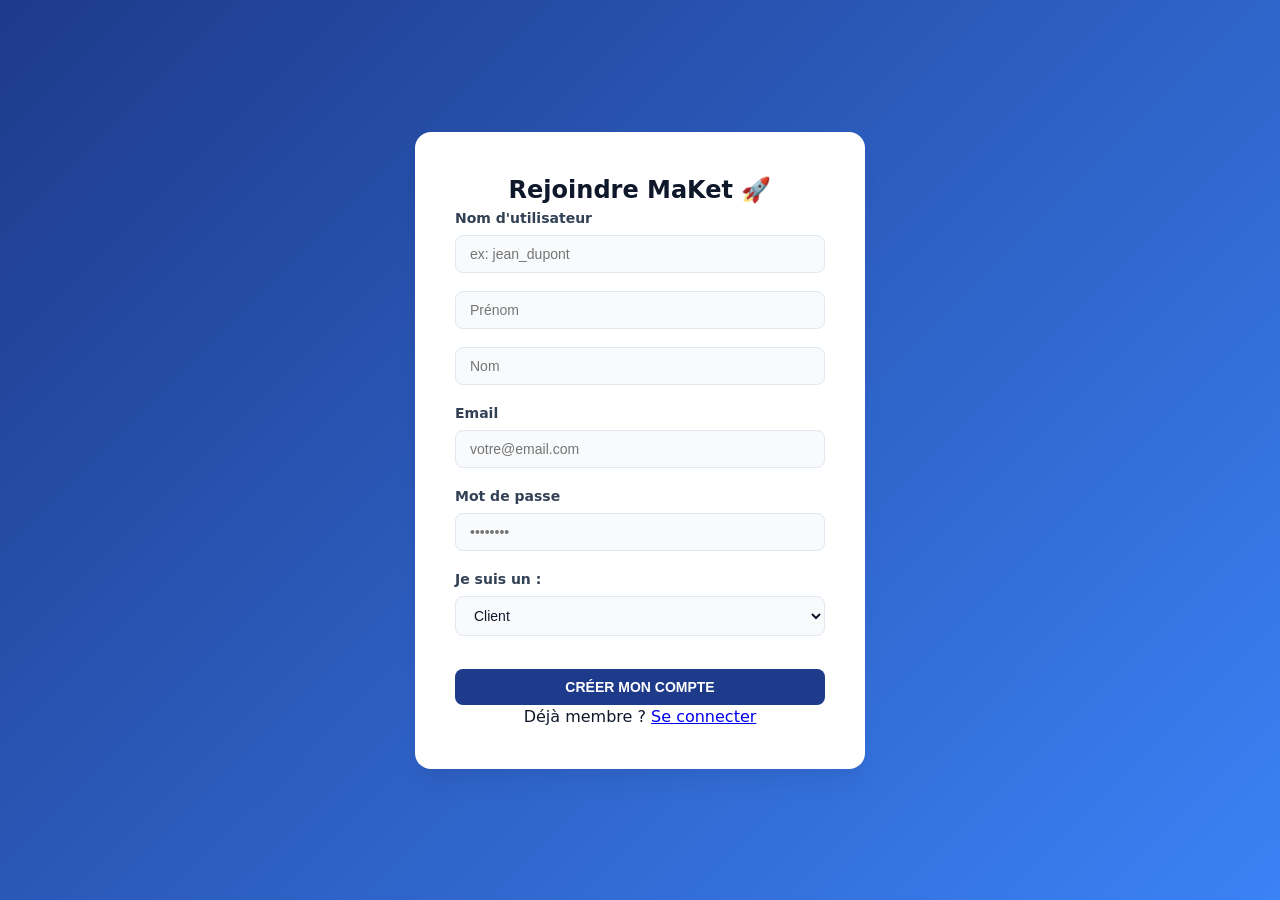
<file: src/main/resources/static/subscribe.html>
<!DOCTYPE html>
<html lang="fr">
<head>
    <meta charset="UTF-8">
    <meta name="viewport" content="width=device-width, initial-scale=1.0">
    <title>MaKet - Inscription 🚀</title>
    <link rel="stylesheet" href="css/style.css">
    <link rel="icon" href="Maket.png" type="image/png">
    <script src="js/subscribe.js" defer></script>
</head>
<body>

    <div class="welcome-bg subscribe-bg">
        <div class="login-card subscribe-card">
            <h2>Rejoindre MaKet 🚀</h2>
            <form id="subscribe-form">
                <div class="form-group">
                    <label for="username">Nom d'utilisateur</label>
                    <input type="text" id="username" required class="form-control" placeholder="ex: jean_dupont">
                </div>
                <div class="form-group">
                <input type="text" id="firstName" placeholder="Prénom" required class="form-control">
                </div>
                <div class="form-group">
                <input type="text" id="lastName" placeholder="Nom" required class="form-control">
                </div>

                <div class="form-group">
                    <label for="email">Email</label>
                    <input type="email" id="email" required class="form-control" placeholder="votre@email.com">
                </div>

                <div class="form-group">
                    <label for="password">Mot de passe</label>
                    <input type="password" id="password" required class="form-control" placeholder="••••••••">
                </div>

                <div class="form-group">
                    <label for="role">Je suis un :</label>
                    <select id="role" class="form-control" onchange="globalThis.toggleFields()">
                        <option value="client">Client</option>
                        <option value="vendeur">Vendeur (Boutique)</option>
                        <option value="livreur">Livreur (Coursier)</option>
                    </select>
                </div>

                <div id="vendeur-fields" class="extra-fields">
                    <div class="form-group">
                        <label for="storeName">Nom de la Boutique</label>
                        <input type="text" id="storeName" class="form-control" placeholder="Ma Super Boutique">
                    </div>
                    <div class="form-group">
                        <label for="address">Adresse de la Boutique</label>
                        <input type="text" id="address" class="form-control" placeholder="123 Rue du Marché">
                    </div>
                </div>

                <div id="livreur-fields" class="extra-fields extra-fields-livreur">
                    <div class="form-group">
                        <label for="vehicle">Type de Véhicule</label>
                        <input type="text" id="vehicle" placeholder="Moto, Vélo, Voiture..." class="form-control">
                    </div>
                </div>

                <button type="submit" class="btn-primary btn-submit">CRÉER MON COMPTE</button>
                
                <p class="footer-link">
                    Déjà membre ? <a href="index.html">Se connecter</a>
                </p>
            </form>
        </div>
    </div>

    <script>
        document.getElementById('subscribe-form').onsubmit = async (e) => {
            await globalThis.handleSubscription(e);
        };
    </script>
</body>
</html>
</file>
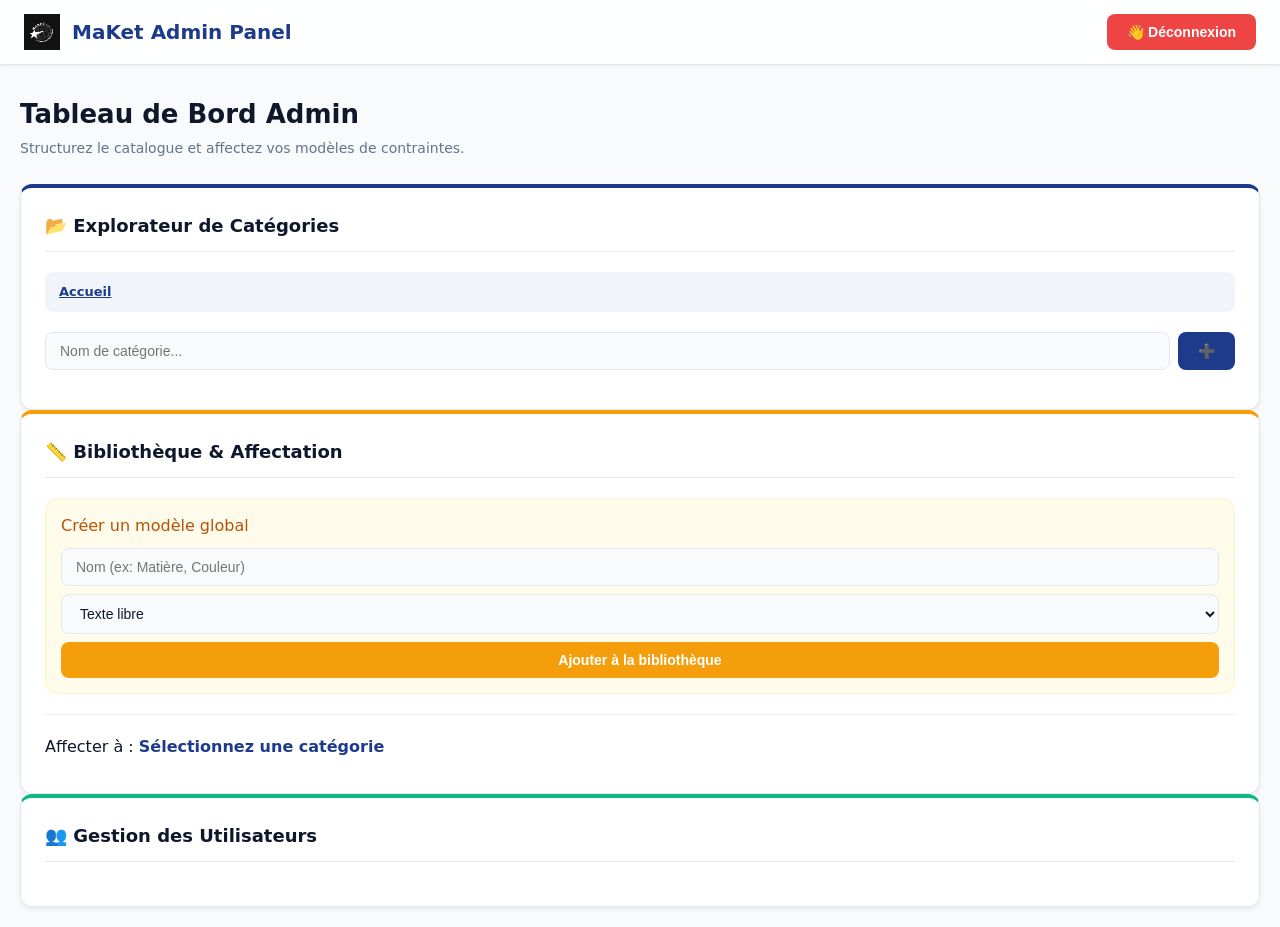
<file: src/main/resources/static/views/admin-dashboard.html>
<!DOCTYPE html>
<html lang="fr">
<head>
    <meta charset="UTF-8">
    <meta name="viewport" content="width=device-width, initial-scale=1.0">
    <title>MaKet - Administration 🛠️</title>
    <link rel="stylesheet" href="../css/style.css">
    <script src="../js/api-service.js" defer></script>
    <script src="../js/auth.js" defer></script>
    <script src="../js/admin.js" defer></script>
</head>
<body>
    <header>
        <div class="header-brand">
            <img src="../Maket.png" alt="MaKet Logo" class="logo-admin">
            <h2>MaKet Admin Panel</h2>
        </div>
        <button type="button" onclick="globalThis.logout()" class="btn-danger">👋 Déconnexion</button>
    </header>

    <main class="container" style="max-width: 100%; padding: 20px;">
        <div class="welcome-container">
            <h1 class="welcome-title">Tableau de Bord Admin</h1>
            <p class="welcome-subtitle">Structurez le catalogue et affectez vos modèles de contraintes.</p>
        </div>

        <div class="admin-three-cols">
            <section class="card admin-card">
                <h3 class="card-title">📂 Explorateur de Catégories</h3>
                <div id="category-breadcrumb" class="breadcrumb-container"></div>
                
                <form onsubmit="event.preventDefault(); globalThis.createCategory();" style="display: flex; gap: 8px; margin-bottom: 15px;">
                    <input type="text" id="new-category-name" placeholder="Nom de catégorie..." class="form-control" required>
                    <button type="submit" class="btn-primary">➕</button>
                </form>

                <ul id="category-list" class="scrollable-list"></ul>
            </section>

            <section class="card admin-card" style="border-top-color: #f59e0b;">
                <h3 class="card-title">📏 Bibliothèque & Affectation</h3>
                
                <div class="library-creator" style="background: #fffbeb; padding: 15px; border-radius: 12px; border: 1px solid #fef3c7;">
                    <p class="section-subtitle" style="margin-bottom: 10px; color: #b45309;">Créer un modèle global</p>
                    <div style="display: grid; gap: 8px;">
                        <input type="text" id="lib-const-name" placeholder="Nom (ex: Matière, Couleur)" class="form-control">
                        <select id="lib-const-type" class="form-control">
                            <option value="TEXT">Texte libre</option>
                            <option value="NUMBER">Numérique</option>
                            <option value="SELECT">Liste de choix</option>
                        </select>
                        <button onclick="globalThis.createGlobalConstraint()" class="btn-primary" style="background:#f59e0b; border:none;">Ajouter à la bibliothèque</button>
                    </div>
                </div>

                <hr style="margin: 20px 0; border: 0; border-top: 1px solid #eee;">

                <div id="assignment-zone">
                    <p class="section-subtitle">Affecter à : <strong id="active-cat-display" style="color:var(--primary)">Sélectionnez une catégorie</strong></p>
                    <div id="global-constraints-library" class="scrollable-list" style="margin-top:10px;">
                        </div>
                </div>
            </section>

            <section class="card admin-card" style="border-top-color: var(--secondary);">
                <h3 class="card-title">👥 Gestion des Utilisateurs</h3>
                <div id="user-list" class="scrollable-list"></div>
            </section>
        </div>
    </main>
</body>
</html>
</file>
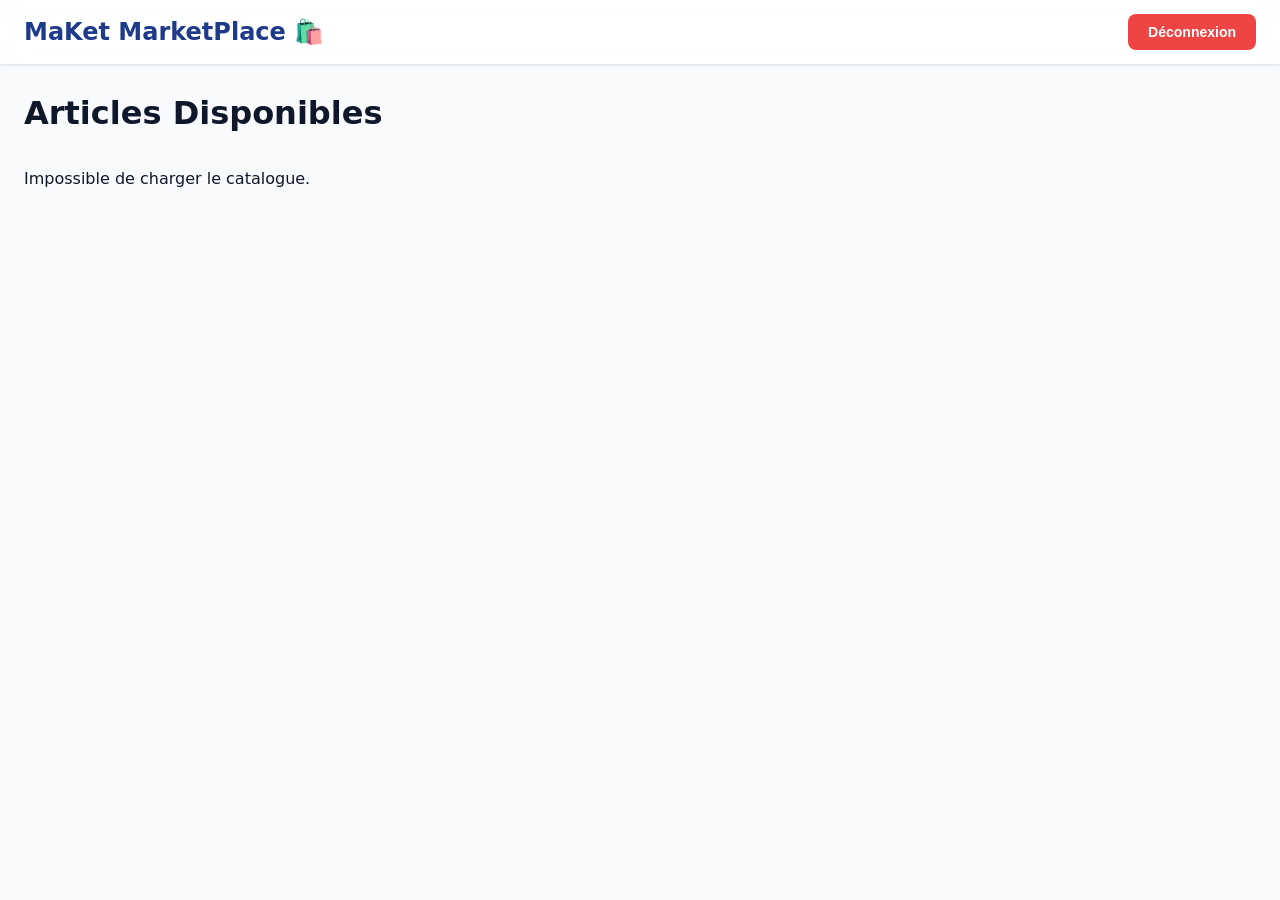
<file: src/main/resources/static/views/article-detail.html>
<!DOCTYPE html>
<html lang="fr">
<head>
    <meta charset="UTF-8">
    <title>MaKet - Détail Produit</title>
    <link rel="stylesheet" href="../css/style.css">
    
    <script src="../js/api-service.js"></script>
    <script src="../js/auth.js"></script>
</head>
<body>

    <header>
        <h2>Fiche Article 📋</h2>
        <button onclick="globalThis.location.href='blog-catalogue.html'" class="btn-primary" style="background: #6c757d;">
            Retour Catalogue
        </button>
    </header>

    <div class="container" style="max-width: 600px; margin-top: 40px;">
        <div class="card" id="detail-card" style="text-align: center; padding: 40px;">
            <p>Chargement des détails de l'article...</p>
        </div>
    </div>

    <script>
        globalThis.onload = async () => {
            const urlParams = new URLSearchParams(globalThis.location.search);
            const productId = urlParams.get('id');

            if (!productId) {
                globalThis.location.href = 'blog-catalogue.html';
                return;
            }

            try {
                const product = await globalThis.ApiService.fetch(`/products/${productId}`);
                document.getElementById('detail-card').innerHTML = `
                    <h1 style="color: var(--primary);">${product.name}</h1>
                    <h2 style="color: var(--secondary); margin: 20px 0;">${product.price} FCFA</h2>
                    <p style="color: #555;">Vendu par : <strong>${product.storeName || 'Boutique MaKet'}</strong></p>
                    <button onclick="globalThis.orderProduct(${product.id})" class="btn-primary" style="width: 100%; margin-top: 30px; padding: 15px;">
                        🛍️ ACHETER CET ARTICLE
                    </button>
                `;
            } catch (err) {
                // CORRECTION S2486 : On loggue l'erreur pour ne pas l'étouffer
                console.error("Erreur de récupération du produit :", err);
                document.getElementById('detail-card').innerHTML = `<p style="color:red;">Impossible de trouver cet article.</p>`;
            }
        };

        globalThis.orderProduct = (id) => {
            globalThis.location.href = `commande-recap.html?id=${id}`;
        };
    </script>
</body>
</html>
</file>
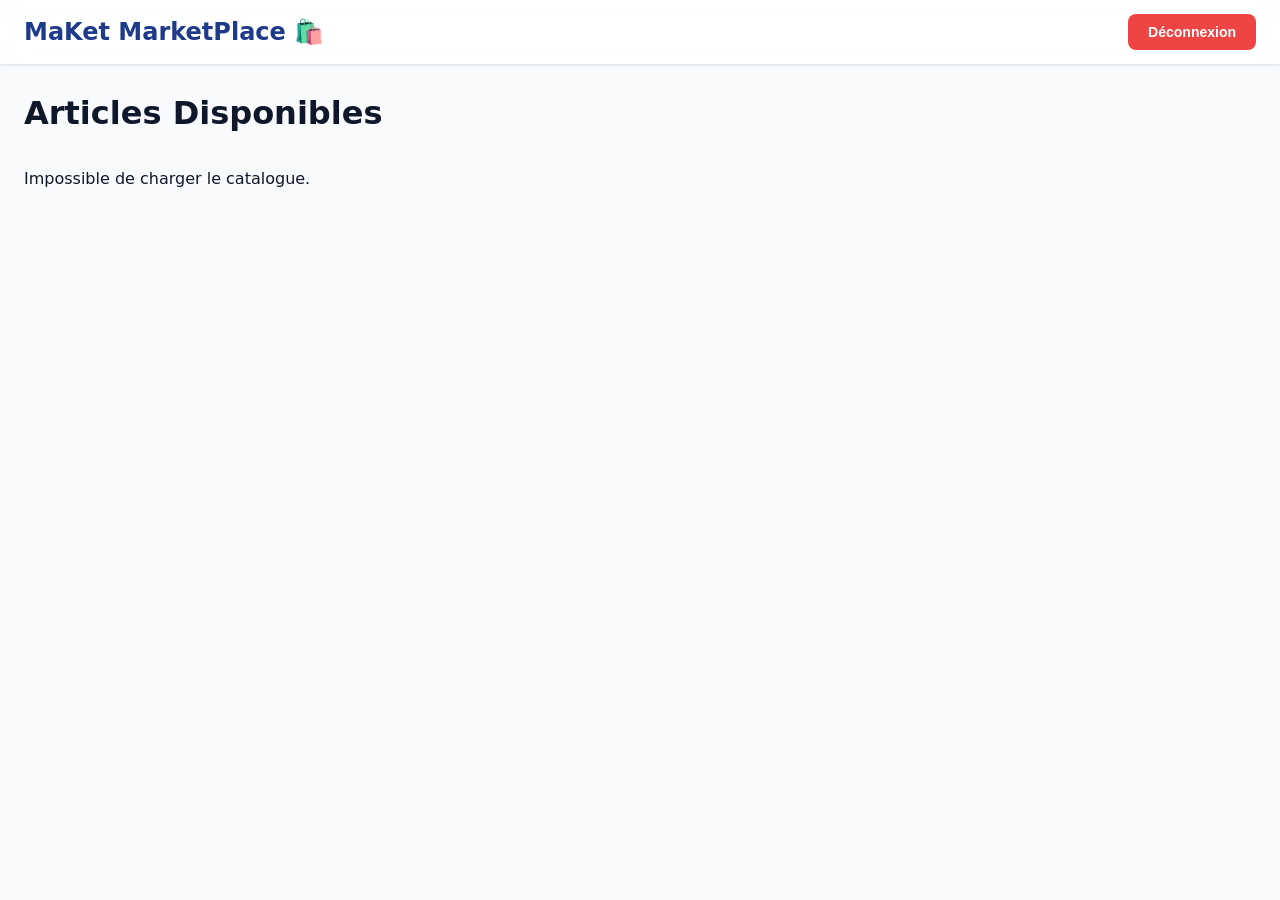
<file: src/main/resources/static/views/blog-catalogue.html>
<!DOCTYPE html>
<html lang="fr">
<head>
    <meta charset="UTF-8">
    <meta name="viewport" content="width=device-width, initial-scale=1.0">
    <title>MaKet - Catalogue 🚀</title>
    <link rel="stylesheet" href="../css/style.css">
    
    <script src="../js/api-service.js"></script>
    <script src="../js/auth.js"></script>
    <script src="../js/catalogue.js"></script>
    <style>
        .product-card { background: white; padding: 20px; border-radius: 10px; box-shadow: 0 2px 5px rgba(0,0,0,0.1); display: flex; flex-direction: column; justify-content: space-between; }
        .price { font-size: 18px; font-weight: bold; color: var(--primary); margin: 5px 0; }
        .seller { font-size: 12px; color: #777; }
        .btn-detail { width: 100%; padding: 10px; background: var(--primary); color: white; border: none; border-radius: 6px; cursor: pointer; font-weight: bold; margin-top: 10px; }
    </style>
</head>
<body>

    <header>
        <h2 style="margin: 0; color: var(--primary);">MaKet MarketPlace 🛍️</h2>
        <button onclick="globalThis.logout()" class="btn-danger">Déconnexion</button>
    </header>

    <div class="container">
        <h1 style="margin-bottom: 25px;">Articles Disponibles</h1>
        
        <div id="catalogue-grid" class="products-grid">
            <p style="color: #666;">Chargement des articles...</p>
        </div>
    </div>

    <script>
        globalThis.onload = async () => {
            await globalThis.loadCatalogue();
        };
    </script>
</body>
</html>
</file>
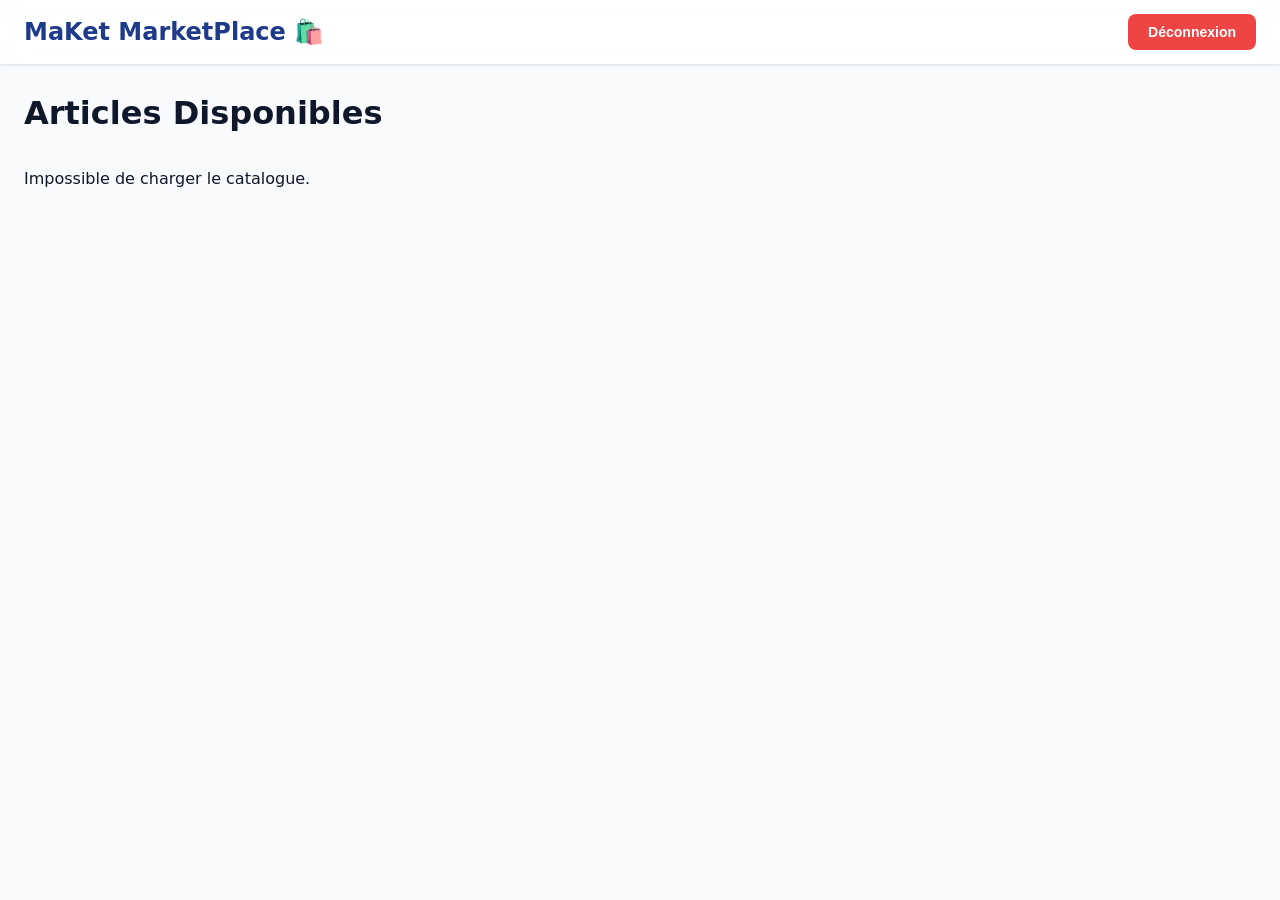
<file: src/main/resources/static/views/commande-recap.html>
<!DOCTYPE html>
<html lang="fr">
<head>
    <meta charset="UTF-8">
    <title>MaKet - Confirmation Commande</title>
    <link rel="stylesheet" href="../css/style.css">
    
    <script src="../js/api-service.js"></script>
    <script src="../js/auth.js"></script>
</head>
<body>

    <header>
        <h2>Finalisation de l'achat 💳</h2>
    </header>

    <div class="container" style="max-width: 500px; margin-top: 50px;">
        <div class="card" style="padding: 30px;">
            <h3 style="margin-top:0; text-align: center;">Récapitulatif de votre commande</h3>
            <div id="order-summary" style="margin: 20px 0; padding: 15px; background: var(--bg); border-radius: 6px;">
                Chargement de la commande...
            </div>
            
            <button id="btn-confirm" class="btn-primary" style="width: 100%; background: #27ae60; padding: 12px;">
                CONFIRMER ET PAYER
            </button>
        </div>
    </div>

    <script>
        let currentProductId = null;

        globalThis.onload = async () => {
            const urlParams = new URLSearchParams(globalThis.location.search);
            currentProductId = urlParams.get('id');

            if (!currentProductId) {
                globalThis.location.href = 'blog-catalogue.html';
                return;
            }

            try {
                const product = await globalThis.ApiService.fetch(`/products/${currentProductId}`);
                document.getElementById('order-summary').innerHTML = `
                    <p><strong>Article :</strong> ${product.name}</p>
                    <p><strong>Prix unitaire :</strong> ${product.price} FCFA</p>
                    <hr style="border: 0; border-top: 1px solid #ddd;">
                    <p style="font-size: 18px;"><strong>Total à payer :</strong> <span style="color:var(--primary); font-weight:bold;">${product.price} FCFA</span></p>
                `;
            } catch (err) {
                // CORRECTION S2486
                console.error("Erreur d'affichage du récapitulatif :", err);
                document.getElementById('order-summary').innerHTML = `<p style="color:red;">Erreur lors du calcul.</p>`;
            }
        };

        document.getElementById('btn-confirm').onclick = async () => {
            try {
                await globalThis.ApiService.post('/api/orders/confirm', { productId: currentProductId });
                alert("Commande validée avec succès ! Un livreur va prendre en charge votre colis.");
                globalThis.location.href = 'blog-catalogue.html';
            } catch (err) {
                // CORRECTION S2486
                console.error("Erreur lors de la confirmation de la commande :", err);
                alert("Erreur lors de la validation de la commande.");
            }
        };
    </script>
</body>
</html>
</file>
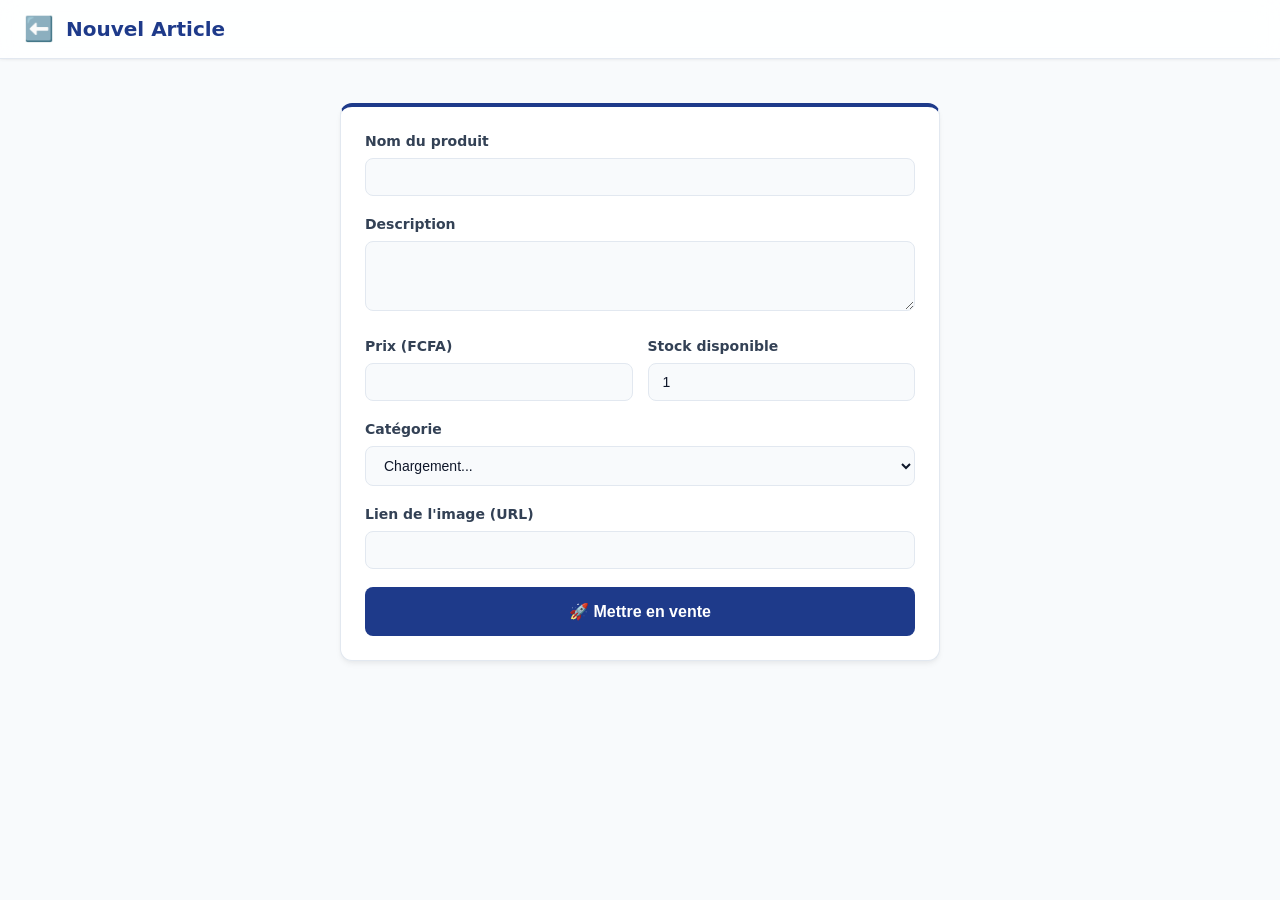
<file: src/main/resources/static/views/create-post.html>
<!DOCTYPE html>
<html lang="fr">
<head>
    <meta charset="UTF-8">
    <meta name="viewport" content="width=device-width, initial-scale=1.0">
    <title>MaKet - Ajouter un Produit ➕</title>
    <link rel="stylesheet" href="../css/style.css">
    <script src="../js/api-service.js" defer></script>
    <script src="../js/auth.js" defer></script>
    <script src="../js/shop.js" defer></script>
</head>
<body>
    <header>
    <div class="header-brand">
        <button type="button" 
                onclick="globalThis.location.href='gestion-boutique.html'" 
                style="background:none; border:none; font-size:24px; cursor:pointer;" 
                aria-label="Retour à la boutique">
            ⬅️
        </button>
        <h2>Nouvel Article</h2>
    </div>
</header>

<main class="container">
    <section class="card" style="max-width: 600px; margin: 20px auto;">
        <form id="product-form" onsubmit="globalThis.handleCreateProduct(event)">
            
            <div class="form-group">
                <label for="p-name">Nom du produit</label>
                <input type="text" id="p-name" class="form-control" required>
            </div>

            <div class="form-group">
                <label for="p-desc">Description</label>
                <textarea id="p-desc" class="form-control" rows="3"></textarea>
            </div>

            <div style="display: grid; grid-template-columns: 1fr 1fr; gap: 15px;">
                <div class="form-group">
                    <label for="p-price">Prix (FCFA)</label>
                    <input type="number" id="p-price" class="form-control" required>
                </div>
                <div class="form-group">
                    <label for="p-stock">Stock disponible</label>
                    <input type="number" id="p-stock" class="form-control" value="1" required>
                </div>
            </div>

            <div class="form-group">
                <label for="p-category">Catégorie</label>
                <select id="p-category" class="form-control" onchange="globalThis.onCategoryChange(this.value)" required>
                    <option value="">Chargement...</option>
                </select>
            </div>

            <div class="form-group">
                <label for="p-image">Lien de l'image (URL)</label>
                <input type="url" id="p-image" class="form-control">
            </div>

            <button type="submit" class="btn-primary" style="width: 100%; padding: 15px; font-size: 16px;">🚀 Mettre en vente</button>
        </form>
    </section>
</main>

    <script>
        globalThis.onload = async () => {
            if (typeof globalThis.loadCategoriesForForm === 'function') {
                await globalThis.loadCategoriesForForm();
            }
        };
    </script>
</body>
</html>
</file>
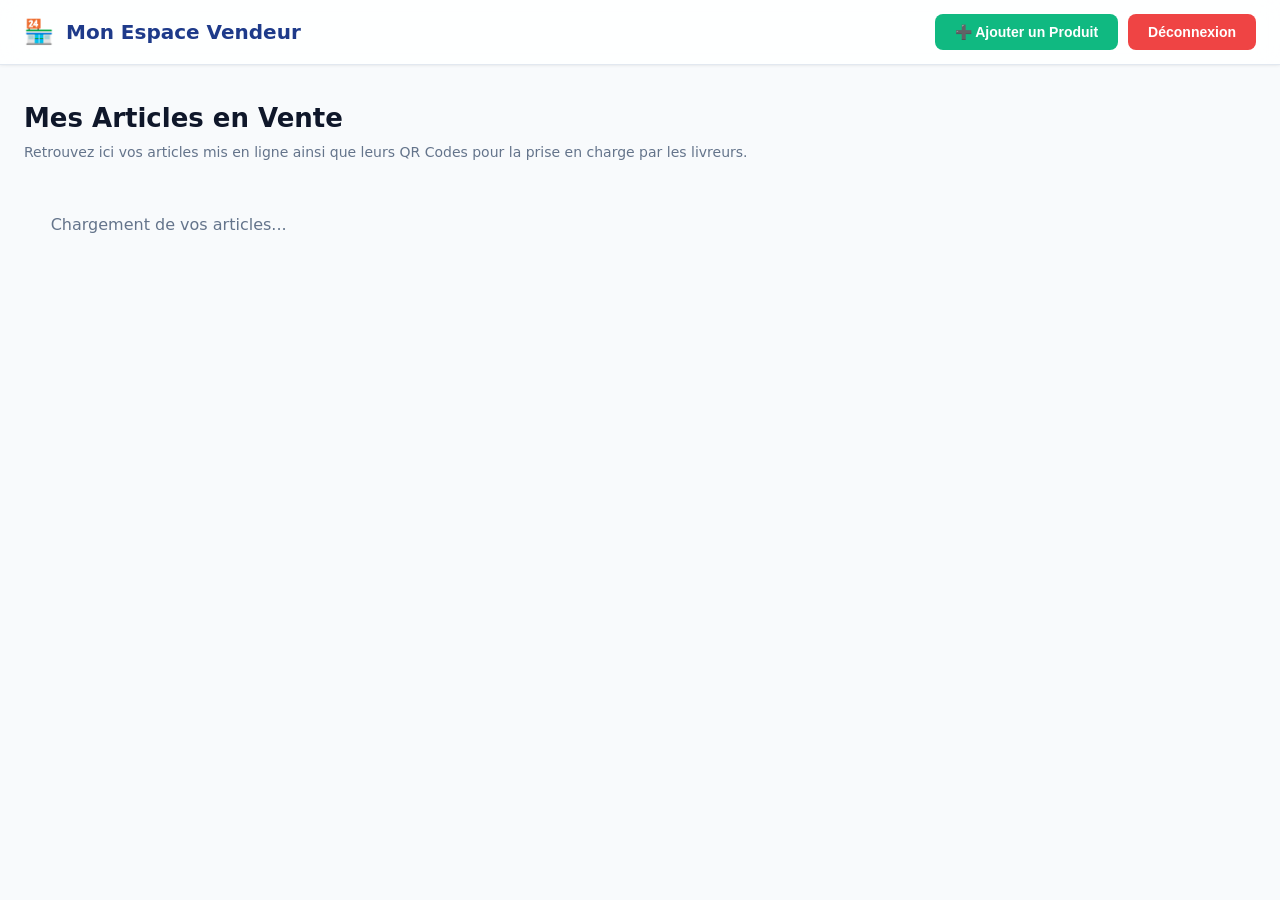
<file: src/main/resources/static/views/gestion-boutique.html>
<!DOCTYPE html>
<html lang="fr">
<head>
    <meta charset="UTF-8">
    <meta name="viewport" content="width=device-width, initial-scale=1.0">
    <title>MaKet - Ma Boutique 🏪</title>
    <link rel="stylesheet" href="../css/style.css">
    <script src="../js/api-service.js" defer></script>
    <script src="../js/auth.js" defer></script>
    <script src="../js/shop.js" defer></script>
</head>
<body>

    <script>
        // Sécurité en attente du cycle de chargement
        if (typeof globalThis.protectPage === 'function') {
            globalThis.protectPage('vendeur');
        }
    </script>

    <header>
        <div class="header-brand">
            <span style="font-size: 24px;">🏪</span>
            <h2>Mon Espace Vendeur</h2>
        </div>
        <div class="header-actions">
            <button onclick="globalThis.location.href='create-post.html'" class="btn-primary btn-secondary">
                ➕ Ajouter un Produit
            </button>
            <button onclick="globalThis.logout()" class="btn-danger">Déconnexion</button>
        </div>
    </header>

    <main class="container">
        <div class="welcome-container">
            <h1 class="welcome-title">Mes Articles en Vente</h1>
            <p class="welcome-subtitle">Retrouvez ici vos articles mis en ligne ainsi que leurs QR Codes pour la prise en charge par les livreurs.</p>
        </div>

        <div id="product-list" class="products-grid">
            <p class="loading-text">Chargement de vos articles...</p>
        </div>
    </main>

    <script>
        globalThis.onload = async () => {
            await globalThis.loadMyProducts();
        };
    </script>
</body>
</html>
</file>
<file: src/main/resources/static/css/style.css>
/* ==========================================================================
   1. VARIABLES GLOBALES & COMPOSANTS DE BASE
   ========================================================================== */
:root {
    --primary: #1e3a8a;
    --primary-light: #3b82f6;
    --secondary: #10b981;
    --danger: #ef4444;
    --muted: #6b7280;
    --bg: #f8fafc;
    --card-bg: #ffffff;
    --text-main: #0f172a;
    --text-muted: #64748b;
    --border-color: #e2e8f0;
    --radius-main: 12px;
    --radius-sm: 8px;
    --shadow-sm: 0 1px 3px rgba(0, 0, 0, 0.05), 0 1px 2px rgba(0, 0, 0, 0.02);
    --shadow-md: 0 4px 6px -1px rgba(0, 0, 0, 0.05), 0 2px 4px -1px rgba(0, 0, 0, 0.03);
    --shadow-lg: 0 20px 25px -5px rgba(0, 0, 0, 0.05), 0 10px 10px -5px rgba(0, 0, 0, 0.02);
}

* { 
    box-sizing: border-box; 
    margin: 0; 
    padding: 0;
}

body { 
    font-family: 'Segoe UI', system-ui, -apple-system, sans-serif; 
    background-color: var(--bg); 
    color: var(--text-main);
    line-height: 1.5;
}

.container { 
    padding: 24px; 
    max-width: 1280px; 
    margin: 0 auto; 
}

/* ==========================================================================
   2. INTERFACE PREMIUM & LANDING (INDEX)
   ========================================================================== */
.landing-wrapper {
    height: 100vh;
    width: 100vw;
    display: flex;
    align-items: center;
    justify-content: center;
    background: linear-gradient(135deg, #f8fafc 0%, #e2e8f0 50%, #dbeafe 100%);
    overflow: hidden;
    position: relative;
}

.landing-wrapper::before, 
.landing-wrapper::after {
    content: "";
    position: absolute;
    border-radius: 50%;
    filter: blur(80px);
    z-index: 1;
    opacity: 0.4;
}

.landing-wrapper::before {
    width: 450px;
    height: 450px;
    background: var(--primary-light);
    top: -10%; 
    right: -5%;
}

.landing-wrapper::after {
    width: 400px;
    height: 400px;
    background: var(--secondary);
    bottom: -10%; 
    left: -5%;
}

.landing-card-glass {
    background: rgba(255, 255, 255, 0.75);
    backdrop-filter: blur(16px);
    -webkit-backdrop-filter: blur(16px);
    border: 1px solid rgba(255, 255, 255, 0.5);
    padding: 50px 40px;
    border-radius: 24px;
    box-shadow: 0 20px 40px -15px rgba(30, 58, 138, 0.1), 0 1px 3px rgba(0, 0, 0, 0.05);
    text-align: center;
    max-width: 540px;
    width: 90%;
    z-index: 10;
    display: flex;
    flex-direction: column;
    align-items: center;
}

.hero-brand-center {
    display: flex;
    flex-direction: column;
    align-items: center;
    gap: 12px;
    margin-bottom: 30px;
}

.hero-brand-center img { 
    height: 120px; 
    width: auto; 
    object-fit: contain; 
}

.hero-brand-center h2 { 
    margin: 0; 
    font-size: 32px; 
    font-weight: 800; 
    letter-spacing: -1px; 
    color: var(--primary); 
}

.landing-card-glass h1 { 
    font-size: 36px; 
    font-weight: 800; 
    line-height: 1.2; 
    color: #111827; 
    margin-bottom: 15px; 
    letter-spacing: -1px; 
}

.landing-card-glass h1 span { 
    color: var(--primary-light); 
}

.landing-card-glass p { 
    font-size: 16px; 
    color: var(--text-muted); 
    margin-bottom: 35px; 
    max-width: 440px; 
    line-height: 1.6; 
}

.actions-center-container { 
    display: flex; 
    justify-content: center; 
    gap: 16px; 
    width: 100%; 
}

.actions-center-container .btn-primary { 
    flex: 1; 
    max-width: 200px; 
    padding: 14px 0; 
}

/* ==========================================================================
   3. CONNEXION & INSCRIPTION
   ========================================================================== */
.welcome-bg { 
    height: 100vh; 
    display: flex; 
    align-items: center; 
    justify-content: center; 
    background: linear-gradient(135deg, var(--primary) 0%, var(--primary-light) 100%); 
}

.subscribe-bg { 
    height: auto; 
    min-height: 100vh; 
    padding: 40px 0; 
}

.login-card { 
    background: var(--card-bg); 
    padding: 40px; 
    border-radius: 16px; 
    box-shadow: var(--shadow-lg); 
    text-align: center;
    width: 100%;
}

.login-card-custom { max-width: 400px; }
.subscribe-card { max-width: 450px; }

/* Formulaires */
.form-group { 
    text-align: left; 
    margin-bottom: 18px; 
}

.form-group label { 
    display: block; 
    margin-bottom: 6px; 
    font-weight: 600; 
    font-size: 14px;
    color: #334155; 
}

.form-control {
    width: 100%;
    padding: 10px 14px;
    border: 1px solid var(--border-color);
    border-radius: var(--radius-sm);
    font-size: 14px;
    background: #f8fafc;
    color: var(--text-main);
    transition: all 0.2s ease;
}

.form-control:focus { 
    outline: none; 
    border-color: var(--primary-light); 
    background: white; 
    box-shadow: 0 0 0 3px rgba(59, 130, 246, 0.1);
}

.extra-fields { 
    display: none; 
    margin-top: 15px; 
    border-left: 4px solid var(--secondary); 
    padding-left: 15px; 
}

.extra-fields-livreur { 
    border-color: var(--primary-light); 
}

/* ==========================================================================
   4. SYSTEME DE BOUTONS
   ========================================================================== */
.btn-primary, .btn-danger, .btn-muted, .btn-outline {
    display: inline-flex;
    align-items: center;
    justify-content: center;
    padding: 10px 20px; 
    border-radius: var(--radius-sm); 
    font-size: 14px;
    font-weight: 600; 
    cursor: pointer; 
    border: none;
    transition: all 0.2s ease-in-out; 
    text-decoration: none;
}

.btn-primary { 
    background: var(--primary); 
    color: white; 
}

.btn-primary:hover { 
    background: #1e40af; 
    transform: translateY(-1px); 
    box-shadow: 0 4px 12px rgba(30, 58, 138, 0.15);
}

.btn-outline { 
    background: transparent; 
    color: var(--primary); 
    border: 2px solid var(--primary); 
}

.btn-outline:hover { 
    background: var(--primary); 
    color: white; 
}

.btn-danger { 
    background: var(--danger); 
    color: white; 
}

.btn-danger:hover { 
    background: #dc2626; 
    transform: translateY(-1px);
    box-shadow: 0 4px 12px rgba(239, 68, 68, 0.15);
}

.btn-muted {
    background: #64748b;
    color: white;
}

.btn-muted:hover {
    background: #475569;
    transform: translateY(-1px);
}

.btn-full { width: 100%; }
.btn-submit { width: 100%; margin-top: 15px; }

/* ==========================================================================
   5. STRUCTURE PANELS & NAVIGATIONS (HEADER)
   ========================================================================== */
header { 
    background: rgba(255, 255, 255, 0.85); 
    backdrop-filter: blur(12px);
    -webkit-backdrop-filter: blur(12px);
    padding: 14px 24px; 
    display: flex; 
    justify-content: space-between; 
    align-items: center; 
    box-shadow: var(--shadow-sm); 
    border-bottom: 1px solid var(--border-color);
    position: sticky; 
    top: 0; 
    z-index: 100;
}

.header-brand { 
    display: flex; 
    align-items: center; 
    gap: 12px; 
}

.header-brand h2 { 
    margin: 0; 
    font-size: 20px; 
    font-weight: 700; 
    color: var(--primary); 
}

.logo-admin { 
    height: 36px; 
    width: auto; 
    object-fit: contain; 
}

.welcome-container { 
    margin: 10px 0 25px 0; 
}

.welcome-title { 
    font-size: 26px; 
    font-weight: 800; 
    color: var(--text-main);
}

.welcome-subtitle { 
    color: var(--text-muted); 
    margin-top: 4px; 
    font-size: 14px; 
}

/* ==========================================================================
   6. GRILLES & CARTES DU DASHBOARD ADMIN
   ========================================================================== */
.grid { 
    display: grid; 
    grid-template-columns: repeat(auto-fit, minmax(350px, 1fr)); 
    gap: 24px; 
}

.card { 
    background: var(--card-bg); 
    padding: 24px; 
    border-radius: var(--radius-main); 
    box-shadow: var(--shadow-md); 
    border: 1px solid var(--border-color);
    border-top: 4px solid var(--primary); 
}

.card-title { 
    font-size: 18px; 
    font-weight: 700;
    margin-top: 0; 
    margin-bottom: 20px; 
    padding-bottom: 12px; 
    border-bottom: 1px solid var(--border-color); 
}

/* Listes défilantes d'éléments */
.scrollable-list, .user-container { 
    list-style: none; 
    padding: 0; 
    margin: 0; 
    max-height: 400px; 
    overflow-y: auto; 
}

.scrollable-list::-webkit-scrollbar, 
.user-container::-webkit-scrollbar { 
    width: 6px; 
}

.scrollable-list::-webkit-scrollbar-track, 
.user-container::-webkit-scrollbar-track { 
    background: transparent; 
}

.scrollable-list::-webkit-scrollbar-thumb, 
.user-container::-webkit-scrollbar-thumb { 
    background: #cbd5e1; 
    border-radius: 10px; 
}

/* --- COMPOSANTS AJOUTÉS POUR L'EXPLORATEUR ADMIN --- */
.breadcrumb-container {
    background: #f1f5f9;
    padding: 10px 14px;
    border-radius: var(--radius-sm);
    margin-bottom: 20px;
    font-size: 13px;
    font-weight: 600;
    color: #475569;
    display: flex;
    flex-wrap: wrap;
    gap: 6px;
    align-items: center;
}

.flag-label {
    display: inline-flex;
    align-items: center;
    gap: 6px;
    font-size: 12px;
    font-weight: 600;
    color: #475569;
    cursor: pointer;
    padding: 6px 12px;
    background: white;
    border: 1px solid var(--border-color);
    border-radius: 20px;
    transition: all 0.2s ease;
    user-select: none;
}

.flag-label:hover {
    border-color: var(--primary-light);
    color: var(--primary-light);
    background: #eff6ff;
}

.flag-label input[type="checkbox"] {
    margin: 0;
    cursor: pointer;
}

.user-container {
    background: #f8fafc;
    border: 1px solid var(--border-color);
    border-radius: var(--radius-main);
    padding: 15px;
}

.loading-text { 
    color: var(--text-muted); 
    text-align: center; 
    padding: 20px; 
    list-style: none; 
}

/* ==========================================================================
   7. ESPACE VENDEUR & PRODUCT CARDS
   ========================================================================== */
.header-actions {
    display: flex;
    align-items: center;
    gap: 10px;
}

.header-actions .btn-secondary {
    background: var(--secondary);
    color: white;
}

.header-actions .btn-secondary:hover {
    background: #059669;
    transform: translateY(-1px);
}

/* Grille et cartes produits */
.products-grid {
    display: grid;
    grid-template-columns: repeat(auto-fill, minmax(280px, 1fr));
    gap: 25px;
    margin-top: 30px;
}

.product-card {
    background: var(--card-bg);
    border-radius: var(--radius-main);
    box-shadow: var(--shadow-md);
    padding: 20px;
    border: 1px solid var(--border-color);
    border-top: 4px solid var(--secondary);
    display: flex;
    flex-direction: column;
    justify-content: space-between;
    transition: transform 0.2s ease, box-shadow 0.2s ease;
}

.product-card:hover {
    transform: translateY(-4px);
    box-shadow: var(--shadow-lg);
}

.product-info h3 {
    margin: 0 0 10px 0;
    font-size: 18px;
    color: var(--text-main);
}

.product-price {
    font-size: 20px;
    font-weight: 700;
    color: var(--primary);
    margin-bottom: 12px;
}

.product-badge {
    display: inline-block;
    padding: 4px 8px;
    background: #eff6ff;
    color: var(--primary-light);
    border-radius: 6px;
    font-size: 12px;
    font-weight: 600;
    margin-bottom: 15px;
    width: fit-content;
}

/* Zone QR Code */
.qr-container {
    background: #f9fafb;
    border: 2px dashed var(--border-color);
    border-radius: var(--radius-sm);
    padding: 15px;
    text-align: center;
    margin-top: 15px;
}

.qr-container p {
    font-size: 11px;
    color: var(--text-muted);
    margin: 5px 0 0 0;
}

/* ==========================================================================
   8. MEDIA QUERIES (RESPONSIVE)
   ========================================================================== */
@media (max-width: 768px) {
    .grid {
        grid-template-columns: 1fr !important;
    }
    
    header {
        padding: 12px 16px;
    }
}

@media (max-width: 600px) {
    .landing-card-glass { 
        padding: 40px 20px; 
    }
    .landing-card-glass h1 { 
        font-size: 28px; 
    }
    .actions-center-container { 
        flex-direction: column; 
        align-items: center; 
        width: 100%; 
        gap: 12px; 
    }
    .actions-center-container .btn-primary { 
        max-width: 100%; 
        width: 100%; 
    }
}
</file>
